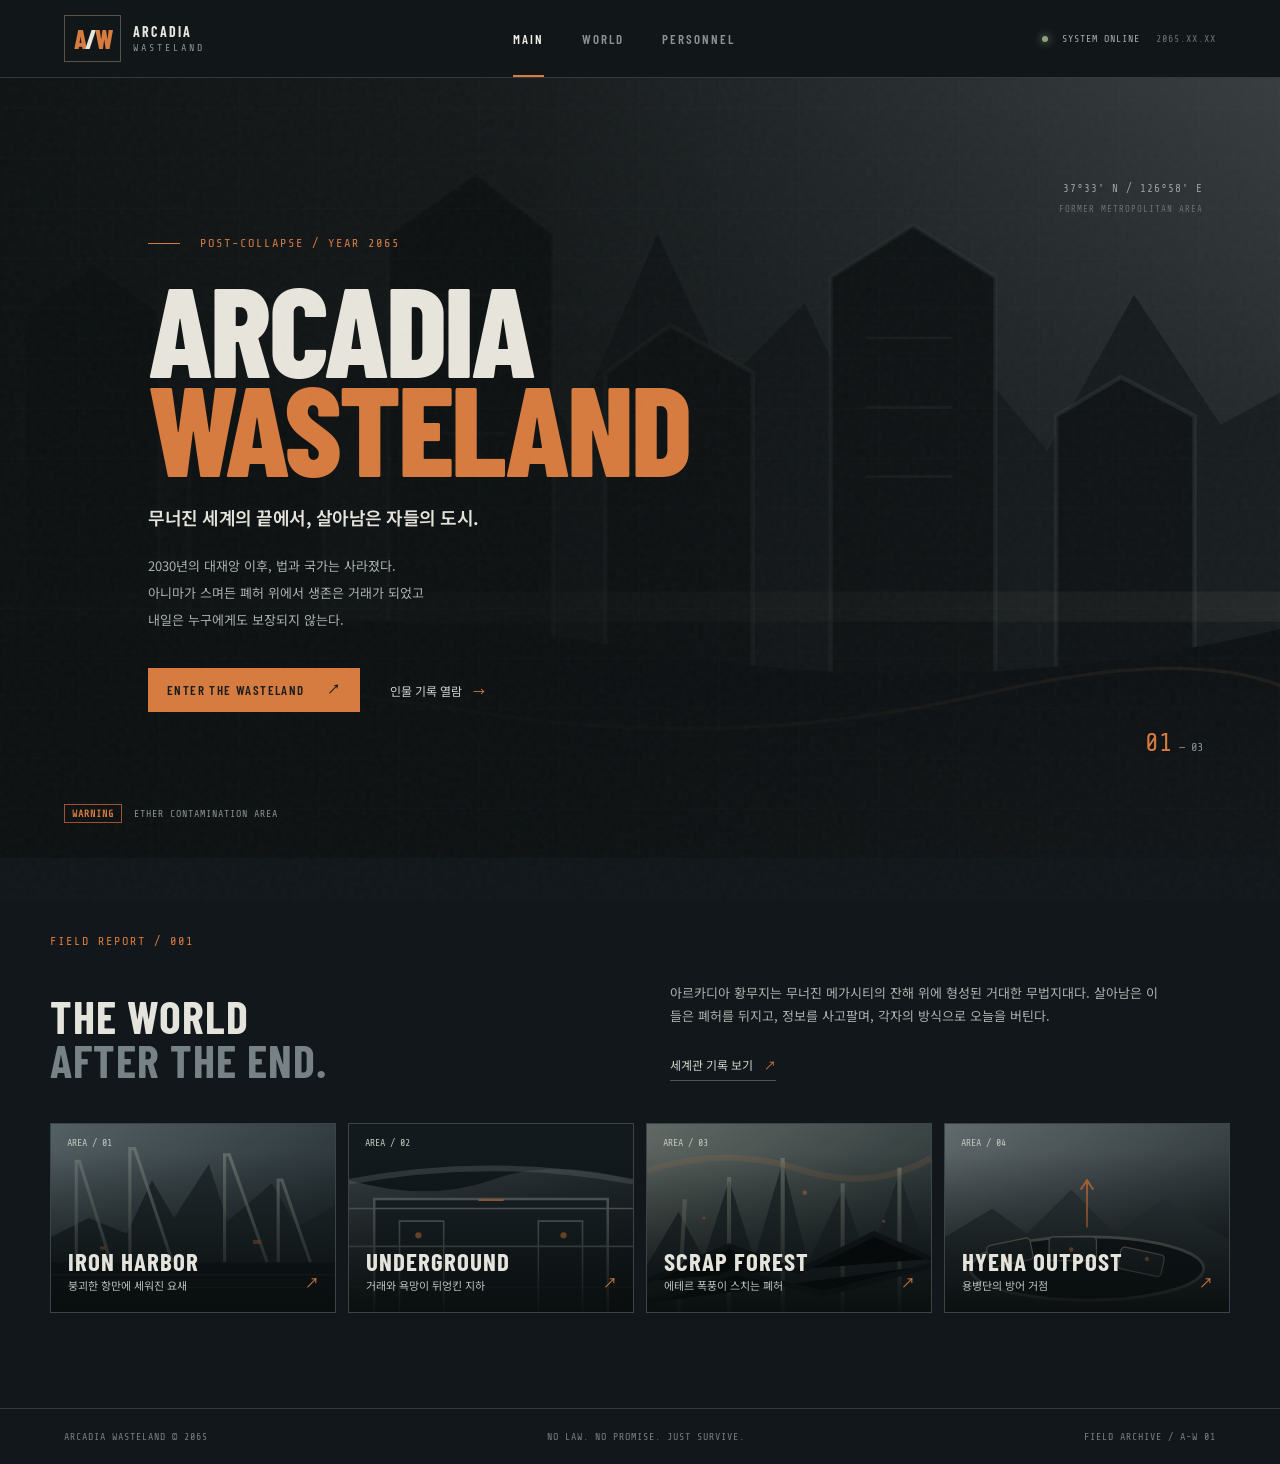
<file: index.html>
<!doctype html>
<html lang="ko">
<head>
  <meta charset="utf-8">
  <meta name="viewport" content="width=device-width, initial-scale=1">
  <meta name="theme-color" content="#11171a">
  <meta name="description" content="ARCADIA WASTELAND — 2065년, 붕괴한 거대 도시의 무법지대.">
  <title>ARCADIA WASTELAND | 아르카디아 황무지</title>
  <link rel="preconnect" href="https://fonts.googleapis.com">
  <link rel="preconnect" href="https://fonts.gstatic.com" crossorigin>
  <link href="https://fonts.googleapis.com/css2?family=Barlow+Condensed:wght@500;600;700;800&family=Noto+Sans+KR:wght@400;500;600;700&display=swap" rel="stylesheet">
  <link rel="stylesheet" href="assets/css/style.css">
</head>
<body class="home-page">
  <div class="noise"></div>
  <header class="site-header">
    <a class="brand" href="index.html"><span class="brand-mark">A<span>/</span>W</span><span>ARCADIA<br><small>WASTELAND</small></span></a>
    <nav class="main-nav" aria-label="주 메뉴">
      <a class="active" href="index.html">MAIN</a>
      <a href="world.html">WORLD</a>
      <a href="characters.html">PERSONNEL</a>
    </nav>
    <div class="header-status"><i></i> SYSTEM ONLINE <span>2065.XX.XX</span></div>
  </header>

  <main>
    <section class="hero">
      <div class="hero-backdrop"></div>
      <div class="hero-content">
        <p class="eyebrow"><span class="line"></span> POST-COLLAPSE / YEAR 2065</p>
        <h1>ARCADIA<br><em>WASTELAND</em></h1>
        <p class="hero-ko">무너진 세계의 끝에서, 살아남은 자들의 도시.</p>
        <p class="hero-desc">2030년의 대재앙 이후, 법과 국가는 사라졌다.<br>아니마가 스며든 폐허 위에서 생존은 거래가 되었고<br>내일은 누구에게도 보장되지 않는다.</p>
        <div class="hero-actions">
          <a class="button button-primary" href="world.html">ENTER THE WASTELAND <span>↗</span></a>
          <a class="text-link" href="characters.html">인물 기록 열람 <span>→</span></a>
        </div>
      </div>
      <div class="hero-coordinate">37°33' N / 126°58' E<br><span>FORMER METROPOLITAN AREA</span></div>
      <div class="hero-index"><span>01</span> — 03</div>
      <div class="hero-warning"><b>WARNING</b><span>ETHER CONTAMINATION AREA</span></div>
    </section>

    <section class="home-lower page-wrap">
      <div class="section-kicker">FIELD REPORT / 001</div>
      <div class="home-intro">
        <div><h2>THE WORLD<br><span>AFTER THE END.</span></h2></div>
        <div class="intro-copy"><p>아르카디아 황무지는 무너진 메가시티의 잔해 위에 형성된 거대한 무법지대다. 살아남은 이들은 폐허를 뒤지고, 정보를 사고팔며, 각자의 방식으로 오늘을 버틴다.</p><a class="arrow-link" href="world.html">세계관 기록 보기 <span>↗</span></a></div>
      </div>
      <div class="feature-grid">
        <a class="feature-card feature-iron" href="world.html#iron"><span class="feature-no">AREA / 01</span><strong>IRON HARBOR</strong><small>붕괴한 항만에 세워진 요새</small><span class="feature-arrow">↗</span></a>
        <a class="feature-card feature-under" href="world.html#underground"><span class="feature-no">AREA / 02</span><strong>UNDERGROUND</strong><small>거래와 욕망이 뒤엉킨 지하</small><span class="feature-arrow">↗</span></a>
        <a class="feature-card feature-scrap" href="world.html#scrap"><span class="feature-no">AREA / 03</span><strong>SCRAP FOREST</strong><small>에테르 폭풍이 스치는 폐허</small><span class="feature-arrow">↗</span></a>
        <a class="feature-card feature-hyena" href="world.html#hyena"><span class="feature-no">AREA / 04</span><strong>HYENA OUTPOST</strong><small>용병단의 방어 거점</small><span class="feature-arrow">↗</span></a>
      </div>
    </section>
  </main>

  <footer class="site-footer"><span>ARCADIA WASTELAND © 2065</span><span>NO LAW. NO PROMISE. JUST SURVIVE.</span><span>FIELD ARCHIVE / A-W 01</span></footer>
</body>
</html>
</file>
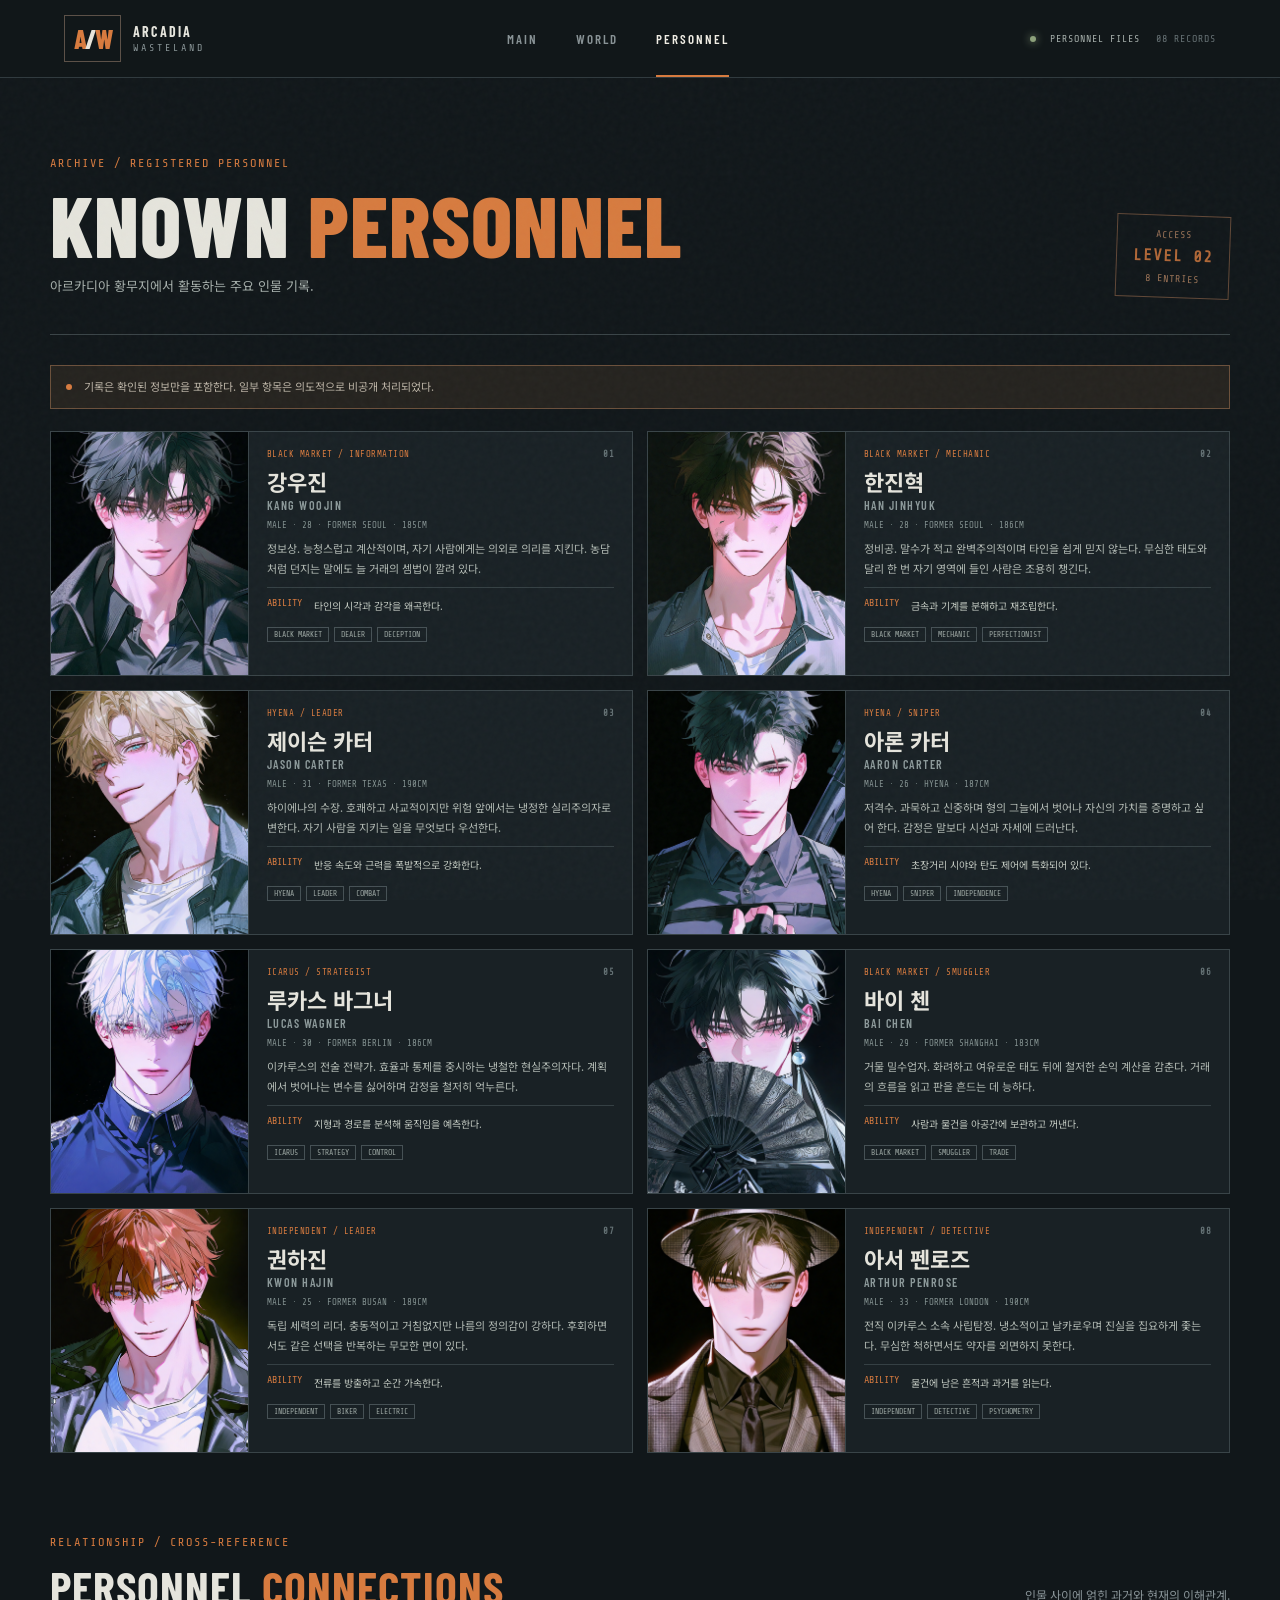
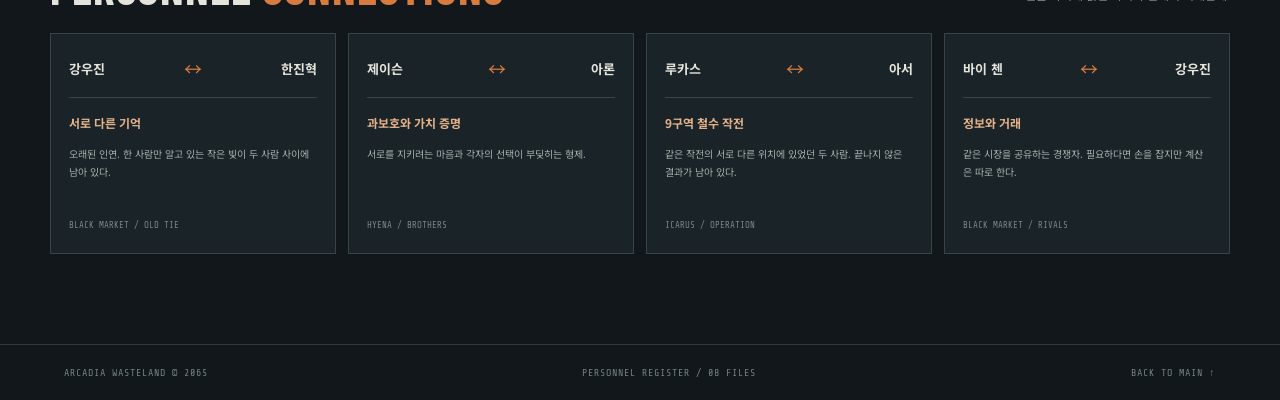
<file: characters.html>
<!doctype html>
<html lang="ko">
<head>
  <meta charset="utf-8"><meta name="viewport" content="width=device-width, initial-scale=1">
  <meta name="theme-color" content="#11171a"><title>PERSONNEL | ARCADIA WASTELAND</title>
  <link rel="preconnect" href="https://fonts.googleapis.com"><link rel="preconnect" href="https://fonts.gstatic.com" crossorigin>
  <link href="https://fonts.googleapis.com/css2?family=Barlow+Condensed:wght@500;600;700;800&family=Noto+Sans+KR:wght@400;500;600;700&display=swap" rel="stylesheet">
  <link rel="stylesheet" href="assets/css/style.css">
  <style>
    .portrait-slot.has-portrait::before,
    .portrait-slot.has-portrait::after { display: none; }
    .portrait-slot.has-portrait img {
      position: absolute;
      inset: 0;
      width: 100%;
      height: 100%;
      object-fit: cover;
      object-position: center 25%;
    }
  </style>
</head>
<body>
  <div class="noise"></div>
  <header class="site-header">
    <a class="brand" href="index.html"><span class="brand-mark">A<span>/</span>W</span><span>ARCADIA<br><small>WASTELAND</small></span></a>
    <nav class="main-nav"><a href="index.html">MAIN</a><a href="world.html">WORLD</a><a class="active" href="characters.html">PERSONNEL</a></nav>
    <div class="header-status"><i></i> PERSONNEL FILES <span>08 RECORDS</span></div>
  </header>
  <main class="page-wrap content-page">
    <div class="page-heading"><div><p class="eyebrow">ARCHIVE / REGISTERED PERSONNEL</p><h1>KNOWN <em>PERSONNEL</em></h1><p class="page-lead">아르카디아 황무지에서 활동하는 주요 인물 기록.</p></div><div class="heading-stamp">ACCESS<br><b>LEVEL 02</b><br>8 ENTRIES</div></div>
    <div class="personnel-note"><span class="warning-dot"></span> 기록은 확인된 정보만을 포함한다. 일부 항목은 의도적으로 비공개 처리되었다.</div>
    <section class="character-grid">
      <article class="character-card"><div class="portrait-slot has-portrait"><img src="assets/images/characters/kang-woojin.jpg" alt="강우진"></div><div class="character-data"><div class="character-top"><span>BLACK MARKET / INFORMATION</span><b>01</b></div><h2>강우진 <small>KANG WOOJIN</small></h2><p class="character-meta">MALE · 28 · FORMER SEOUL · 185CM</p><p class="character-summary">정보상. 능청스럽고 계산적이며, 자기 사람에게는 의외로 의리를 지킨다. 농담처럼 던지는 말에도 늘 거래의 셈법이 깔려 있다.</p><div class="ability"><b>ABILITY</b><span>타인의 시각과 감각을 왜곡한다.</span></div><div class="character-tags"><i>BLACK MARKET</i><i>DEALER</i><i>DECEPTION</i></div></div></article>
      <article class="character-card"><div class="portrait-slot has-portrait"><img src="assets/images/characters/han-jinhyuk.jpg" alt="한진혁"></div><div class="character-data"><div class="character-top"><span>BLACK MARKET / MECHANIC</span><b>02</b></div><h2>한진혁 <small>HAN JINHYUK</small></h2><p class="character-meta">MALE · 28 · FORMER SEOUL · 186CM</p><p class="character-summary">정비공. 말수가 적고 완벽주의적이며 타인을 쉽게 믿지 않는다. 무심한 태도와 달리 한 번 자기 영역에 들인 사람은 조용히 챙긴다.</p><div class="ability"><b>ABILITY</b><span>금속과 기계를 분해하고 재조립한다.</span></div><div class="character-tags"><i>BLACK MARKET</i><i>MECHANIC</i><i>PERFECTIONIST</i></div></div></article>
      <article class="character-card"><div class="portrait-slot has-portrait"><img src="assets/images/characters/jason-carter.jpg" alt="제이슨 카터"></div><div class="character-data"><div class="character-top"><span>HYENA / LEADER</span><b>03</b></div><h2>제이슨 카터 <small>JASON CARTER</small></h2><p class="character-meta">MALE · 31 · FORMER TEXAS · 190CM</p><p class="character-summary">하이에나의 수장. 호쾌하고 사교적이지만 위험 앞에서는 냉정한 실리주의자로 변한다. 자기 사람을 지키는 일을 무엇보다 우선한다.</p><div class="ability"><b>ABILITY</b><span>반응 속도와 근력을 폭발적으로 강화한다.</span></div><div class="character-tags"><i>HYENA</i><i>LEADER</i><i>COMBAT</i></div></div></article>
      <article class="character-card"><div class="portrait-slot has-portrait"><img src="assets/images/characters/aaron-carter.jpg" alt="아론 카터"></div><div class="character-data"><div class="character-top"><span>HYENA / SNIPER</span><b>04</b></div><h2>아론 카터 <small>AARON CARTER</small></h2><p class="character-meta">MALE · 26 · HYENA · 187CM</p><p class="character-summary">저격수. 과묵하고 신중하며 형의 그늘에서 벗어나 자신의 가치를 증명하고 싶어 한다. 감정은 말보다 시선과 자세에 드러난다.</p><div class="ability"><b>ABILITY</b><span>초장거리 시야와 탄도 제어에 특화되어 있다.</span></div><div class="character-tags"><i>HYENA</i><i>SNIPER</i><i>INDEPENDENCE</i></div></div></article>
      <article class="character-card"><div class="portrait-slot has-portrait"><img src="assets/images/characters/lucas-wagner.jpg" alt="루카스 바그너"></div><div class="character-data"><div class="character-top"><span>ICARUS / STRATEGIST</span><b>05</b></div><h2>루카스 바그너 <small>LUCAS WAGNER</small></h2><p class="character-meta">MALE · 30 · FORMER BERLIN · 186CM</p><p class="character-summary">이카루스의 전술 전략가. 효율과 통제를 중시하는 냉철한 현실주의자다. 계획에서 벗어나는 변수를 싫어하며 감정을 철저히 억누른다.</p><div class="ability"><b>ABILITY</b><span>지형과 경로를 분석해 움직임을 예측한다.</span></div><div class="character-tags"><i>ICARUS</i><i>STRATEGY</i><i>CONTROL</i></div></div></article>
      <article class="character-card"><div class="portrait-slot has-portrait"><img src="assets/images/characters/bai-chen.jpg" alt="바이 첸"></div><div class="character-data"><div class="character-top"><span>BLACK MARKET / SMUGGLER</span><b>06</b></div><h2>바이 첸 <small>BAI CHEN</small></h2><p class="character-meta">MALE · 29 · FORMER SHANGHAI · 183CM</p><p class="character-summary">거물 밀수업자. 화려하고 여유로운 태도 뒤에 철저한 손익 계산을 감춘다. 거래의 흐름을 읽고 판을 흔드는 데 능하다.</p><div class="ability"><b>ABILITY</b><span>사람과 물건을 아공간에 보관하고 꺼낸다.</span></div><div class="character-tags"><i>BLACK MARKET</i><i>SMUGGLER</i><i>TRADE</i></div></div></article>
      <article class="character-card"><div class="portrait-slot has-portrait"><img src="assets/images/characters/kwon-hajin.jpg" alt="권하진"></div><div class="character-data"><div class="character-top"><span>INDEPENDENT / LEADER</span><b>07</b></div><h2>권하진 <small>KWON HAJIN</small></h2><p class="character-meta">MALE · 25 · FORMER BUSAN · 189CM</p><p class="character-summary">독립 세력의 리더. 충동적이고 거침없지만 나름의 정의감이 강하다. 후회하면서도 같은 선택을 반복하는 무모한 면이 있다.</p><div class="ability"><b>ABILITY</b><span>전류를 방출하고 순간 가속한다.</span></div><div class="character-tags"><i>INDEPENDENT</i><i>BIKER</i><i>ELECTRIC</i></div></div></article>
      <article class="character-card"><div class="portrait-slot has-portrait"><img src="assets/images/characters/arthur-penrose.jpg" alt="아서 펜로즈"></div><div class="character-data"><div class="character-top"><span>INDEPENDENT / DETECTIVE</span><b>08</b></div><h2>아서 펜로즈 <small>ARTHUR PENROSE</small></h2><p class="character-meta">MALE · 33 · FORMER LONDON · 190CM</p><p class="character-summary">전직 이카루스 소속 사립탐정. 냉소적이고 날카로우며 진실을 집요하게 좇는다. 무심한 척하면서도 약자를 외면하지 못한다.</p><div class="ability"><b>ABILITY</b><span>물건에 남은 흔적과 과거를 읽는다.</span></div><div class="character-tags"><i>INDEPENDENT</i><i>DETECTIVE</i><i>PSYCHOMETRY</i></div></div></article>
    </section>

    <section class="relations-section">
      <div class="section-title"><div><span class="section-kicker">RELATIONSHIP / CROSS-REFERENCE</span><h2>PERSONNEL <em>CONNECTIONS</em></h2></div><p>인물 사이에 얽힌 과거와 현재의 이해관계.</p></div>
      <div class="relation-grid">
        <div class="relation-card"><div class="relation-names"><b>강우진</b><span>↔</span><b>한진혁</b></div><strong>서로 다른 기억</strong><p>오래된 인연. 한 사람만 알고 있는 작은 빚이 두 사람 사이에 남아 있다.</p><small>BLACK MARKET / OLD TIE</small></div>
        <div class="relation-card"><div class="relation-names"><b>제이슨</b><span>↔</span><b>아론</b></div><strong>과보호와 가치 증명</strong><p>서로를 지키려는 마음과 각자의 선택이 부딪히는 형제.</p><small>HYENA / BROTHERS</small></div>
        <div class="relation-card"><div class="relation-names"><b>루카스</b><span>↔</span><b>아서</b></div><strong>9구역 철수 작전</strong><p>같은 작전의 서로 다른 위치에 있었던 두 사람. 끝나지 않은 결과가 남아 있다.</p><small>ICARUS / OPERATION</small></div>
        <div class="relation-card"><div class="relation-names"><b>바이 첸</b><span>↔</span><b>강우진</b></div><strong>정보와 거래</strong><p>같은 시장을 공유하는 경쟁자. 필요하다면 손을 잡지만 계산은 따로 한다.</p><small>BLACK MARKET / RIVALS</small></div>
      </div>
    </section>
  </main>
  <footer class="site-footer"><span>ARCADIA WASTELAND © 2065</span><span>PERSONNEL REGISTER / 08 FILES</span><a href="index.html">BACK TO MAIN ↑</a></footer>
</body>
</html>
</file>
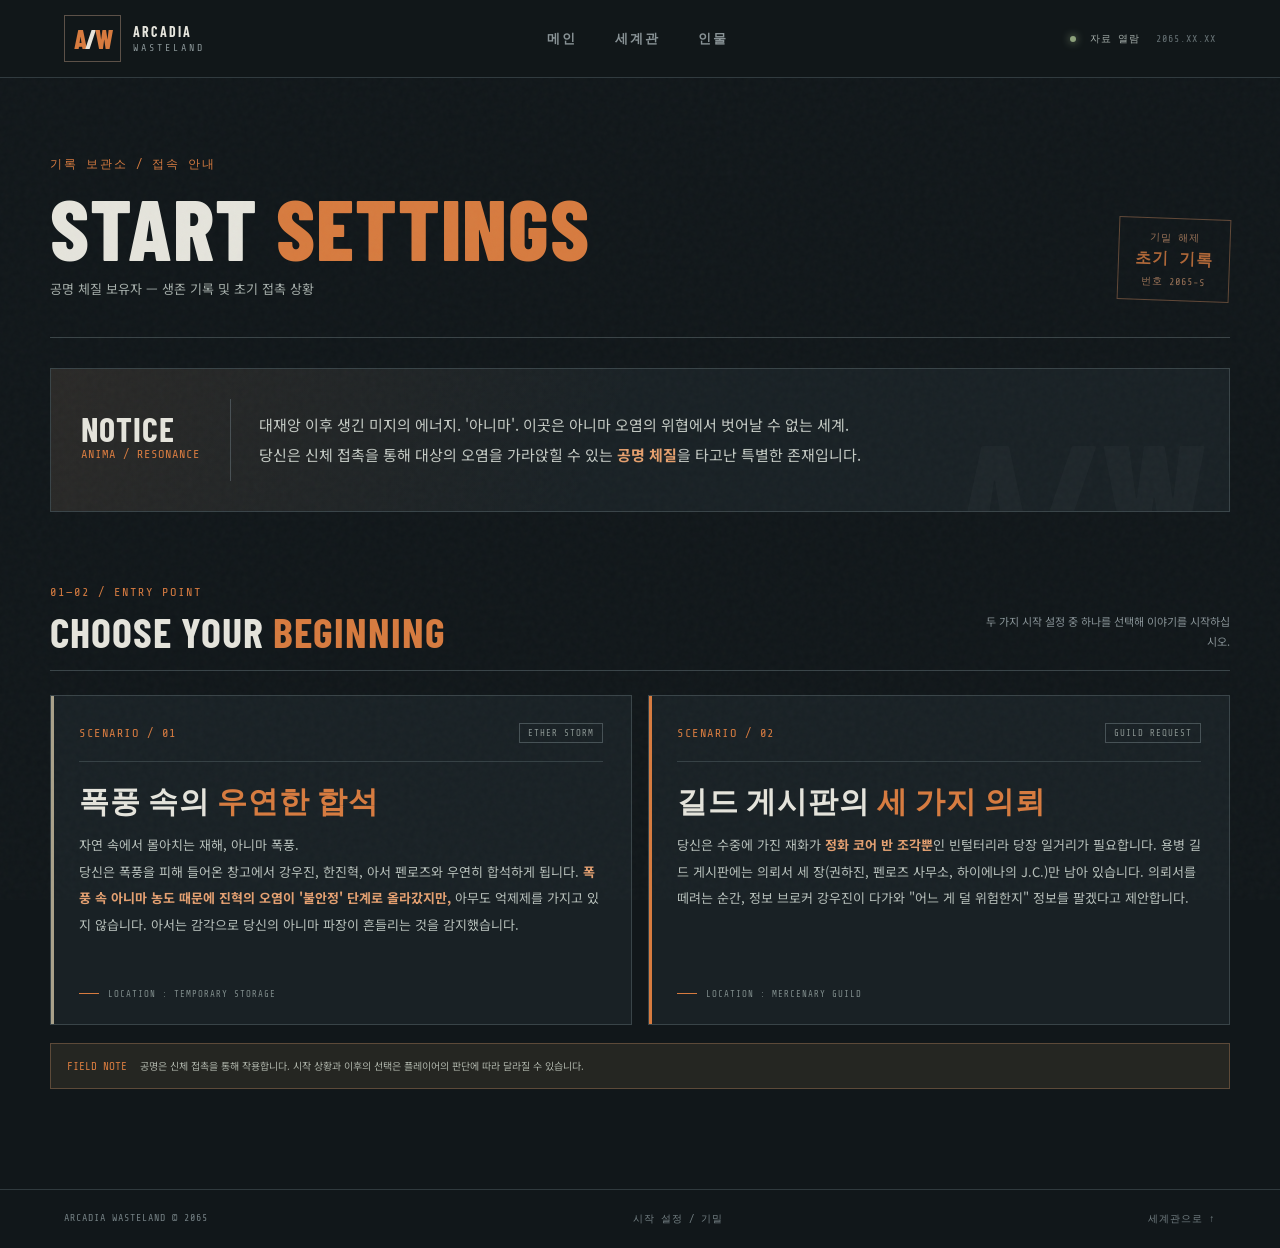
<file: start-settings.html>
<!doctype html>
<html lang="ko">
<head>
<meta charset="utf-8">
<meta name="viewport" content="width=device-width,initial-scale=1">
<meta name="theme-color" content="#11171a">
<title>START SETTINGS | ARCADIA WASTELAND</title>
<link rel="preconnect" href="https://fonts.googleapis.com">
<link rel="preconnect" href="https://fonts.gstatic.com" crossorigin>
<link href="https://fonts.googleapis.com/css2?family=Barlow+Condensed:wght@500;600;700;800&family=Noto+Sans+KR:wght@400;500;600;700&family=Share+Tech+Mono&display=swap" rel="stylesheet">
<link rel="stylesheet" href="assets/css/style.css">
<style>
.start-page{padding-top:66px;padding-bottom:100px}
.start-intro{position:relative;display:grid;grid-template-columns:150px 1fr;gap:28px;align-items:center;padding:30px;background:linear-gradient(115deg,rgba(215,123,63,.09),transparent 48%),#192125;border:1px solid #394448;overflow:hidden}
.start-intro:after{content:"A/W";position:absolute;right:22px;bottom:-40px;font:800 150px/.8 'Barlow Condensed',sans-serif;color:rgba(255,255,255,.025);pointer-events:none}
.intro-index{font:12px/1.8 'Share Tech Mono',monospace;color:#d77b3f;letter-spacing:1px;border-right:1px solid #485054;min-height:82px;display:flex;flex-direction:column;justify-content:center}
.intro-index strong{font:700 34px/.9 'Barlow Condensed',sans-serif;color:#e5e4dc}
.intro-copy{position:relative;z-index:1;max-width:800px}
.intro-copy p{font-size:15px;line-height:2;color:#c3c9c3;margin:0}
.intro-copy strong{color:#e6a06e;font-weight:700}
.start-section{padding-top:66px}
.start-heading{display:flex;justify-content:space-between;align-items:end;margin-bottom:24px;padding-bottom:18px;border-bottom:1px solid #394448}
.start-heading h2{font:700 42px/.95 'Barlow Condensed',sans-serif;letter-spacing:1px;margin:9px 0 0}
.start-heading h2 em{font-style:normal;color:#d77b3f}
.start-heading p{font-size:11px;color:#879296;margin:0;max-width:250px;text-align:right}
.scenario-grid{display:grid;grid-template-columns:1fr 1fr;gap:16px}
.scenario-card{position:relative;background:#192125;border:1px solid #394448;min-height:330px;padding:27px 28px 25px;display:flex;flex-direction:column;overflow:hidden}
.scenario-card:before{content:"";position:absolute;left:0;top:0;width:3px;height:100%;background:#a9a18a}
.scenario-card:nth-child(2):before{background:#d77b3f}
.scenario-top{display:flex;justify-content:space-between;align-items:center;padding-bottom:18px;border-bottom:1px solid #354044}
.scenario-no{font:12px 'Share Tech Mono',monospace;letter-spacing:1.5px;color:#d77b3f}
.scenario-tag{font:9px 'Share Tech Mono',monospace;letter-spacing:1px;color:#899491;border:1px solid #465155;padding:4px 8px}
.scenario-card h3{font:700 30px/1 'Barlow Condensed',sans-serif;letter-spacing:1px;margin:23px 0 17px;color:#e5e4dc}
.scenario-card h3 em{font-style:normal;color:#d77b3f}
.scenario-card blockquote{margin:0;padding:0;color:#b6bfba;font-size:13px;line-height:2.05;white-space:normal}
.scenario-card strong{color:#e4a071;font-weight:700}
.scenario-foot{margin-top:auto;padding-top:22px;display:flex;align-items:center;gap:9px;color:#7f8c8b;font:9px 'Share Tech Mono',monospace;letter-spacing:1px}
.scenario-foot:before{content:"";width:20px;height:1px;background:#d77b3f}
.start-warning{margin-top:18px;padding:13px 16px;background:#252622;border:1px solid #5d4a39;color:#aeb4aa;font-size:10px;line-height:1.8}
.start-warning b{font:11px 'Share Tech Mono',monospace;color:#d77b3f;margin-right:10px}
@media(max-width:720px){.start-intro{grid-template-columns:1fr;gap:14px;padding:22px}.intro-index{border-right:0;border-bottom:1px solid #485054;padding-bottom:12px;min-height:0}.intro-index strong{font-size:28px}.intro-copy p{font-size:12px}.scenario-grid{grid-template-columns:1fr}.scenario-card{min-height:0;padding:22px}.scenario-card h3{font-size:27px}.scenario-card blockquote{font-size:11px}.start-heading{display:block}.start-heading h2{font-size:36px}.start-heading p{text-align:left;margin-top:10px}.start-page{padding-top:42px}}
</style>
</head>
<body>
<div class="noise"></div>
<header class="site-header">
  <a class="brand" href="index.html"><span class="brand-mark">A<span>/</span>W</span><span>ARCADIA<br><small>WASTELAND</small></span></a>
  <nav class="main-nav"><a href="index.html">메인</a><a href="world.html">세계관</a><a href="characters.html">인물</a></nav>
  <div class="header-status"><i></i> 자료 열람 <span>2065.XX.XX</span></div>
</header>
<main class="page-wrap start-page">
  <div class="page-heading">
    <div>
      <p class="eyebrow">기록 보관소 / 접속 안내</p>
      <h1>START <em>SETTINGS</em></h1>
      <p class="page-lead">공명 체질 보유자 — 생존 기록 및 초기 접촉 상황</p>
    </div>
    <div class="heading-stamp">기밀 해제<br><b>초기 기록</b><br>번호 2065-S</div>
  </div>

  <section class="start-intro">
    <div class="intro-index"><strong>NOTICE</strong>ANIMA / RESONANCE</div>
    <div class="intro-copy">
      <p>대재앙 이후 생긴 미지의 에너지. '아니마'. 이곳은 아니마 오염의 위협에서 벗어날 수 없는 세계.<br>당신은 신체 접촉을 통해 대상의 오염을 가라앉힐 수 있는 <strong>공명 체질</strong>을 타고난 특별한 존재입니다.</p>
    </div>
  </section>

  <section class="start-section">
    <div class="start-heading">
      <div><span class="section-kicker">01—02 / ENTRY POINT</span><h2>CHOOSE YOUR <em>BEGINNING</em></h2></div>
      <p>두 가지 시작 설정 중 하나를 선택해 이야기를 시작하십시오.</p>
    </div>
    <div class="scenario-grid">
      <article class="scenario-card">
        <div class="scenario-top"><span class="scenario-no">SCENARIO / 01</span><span class="scenario-tag">ETHER STORM</span></div>
        <h3>폭풍 속의 <em>우연한 합석</em></h3>
        <blockquote>
          자연 속에서 몰아치는 재해, 아니마 폭풍.<br>
          당신은 폭풍을 피해 들어온 창고에서 강우진, 한진혁, 아서 펜로즈와 우연히 합석하게 됩니다. <strong>폭풍 속 아니마 농도 때문에 진혁의 오염이 '불안정' 단계로 올라갔지만,</strong> 아무도 억제제를 가지고 있지 않습니다. 아서는 감각으로 당신의 아니마 파장이 흔들리는 것을 감지했습니다.
        </blockquote>
        <div class="scenario-foot">LOCATION : TEMPORARY STORAGE</div>
      </article>

      <article class="scenario-card">
        <div class="scenario-top"><span class="scenario-no">SCENARIO / 02</span><span class="scenario-tag">GUILD REQUEST</span></div>
        <h3>길드 게시판의 <em>세 가지 의뢰</em></h3>
        <blockquote>
          당신은 수중에 가진 재화가 <strong>정화 코어 반 조각뿐</strong>인 빈털터리라 당장 일거리가 필요합니다. 용병 길드 게시판에는 의뢰서 세 장(권하진, 펜로즈 사무소, 하이에나의 J.C.)만 남아 있습니다. 의뢰서를 떼려는 순간, 정보 브로커 강우진이 다가와 "어느 게 덜 위험한지" 정보를 팔겠다고 제안합니다.
        </blockquote>
        <div class="scenario-foot">LOCATION : MERCENARY GUILD</div>
      </article>
    </div>
    <div class="start-warning"><b>FIELD NOTE</b> 공명은 신체 접촉을 통해 작용합니다. 시작 상황과 이후의 선택은 플레이어의 판단에 따라 달라질 수 있습니다.</div>
  </section>
</main>
<footer class="site-footer"><span>ARCADIA WASTELAND © 2065</span><span>시작 설정 / 기밀</span><a href="world.html">세계관으로 ↑</a></footer>
</body>
</html>
</file>
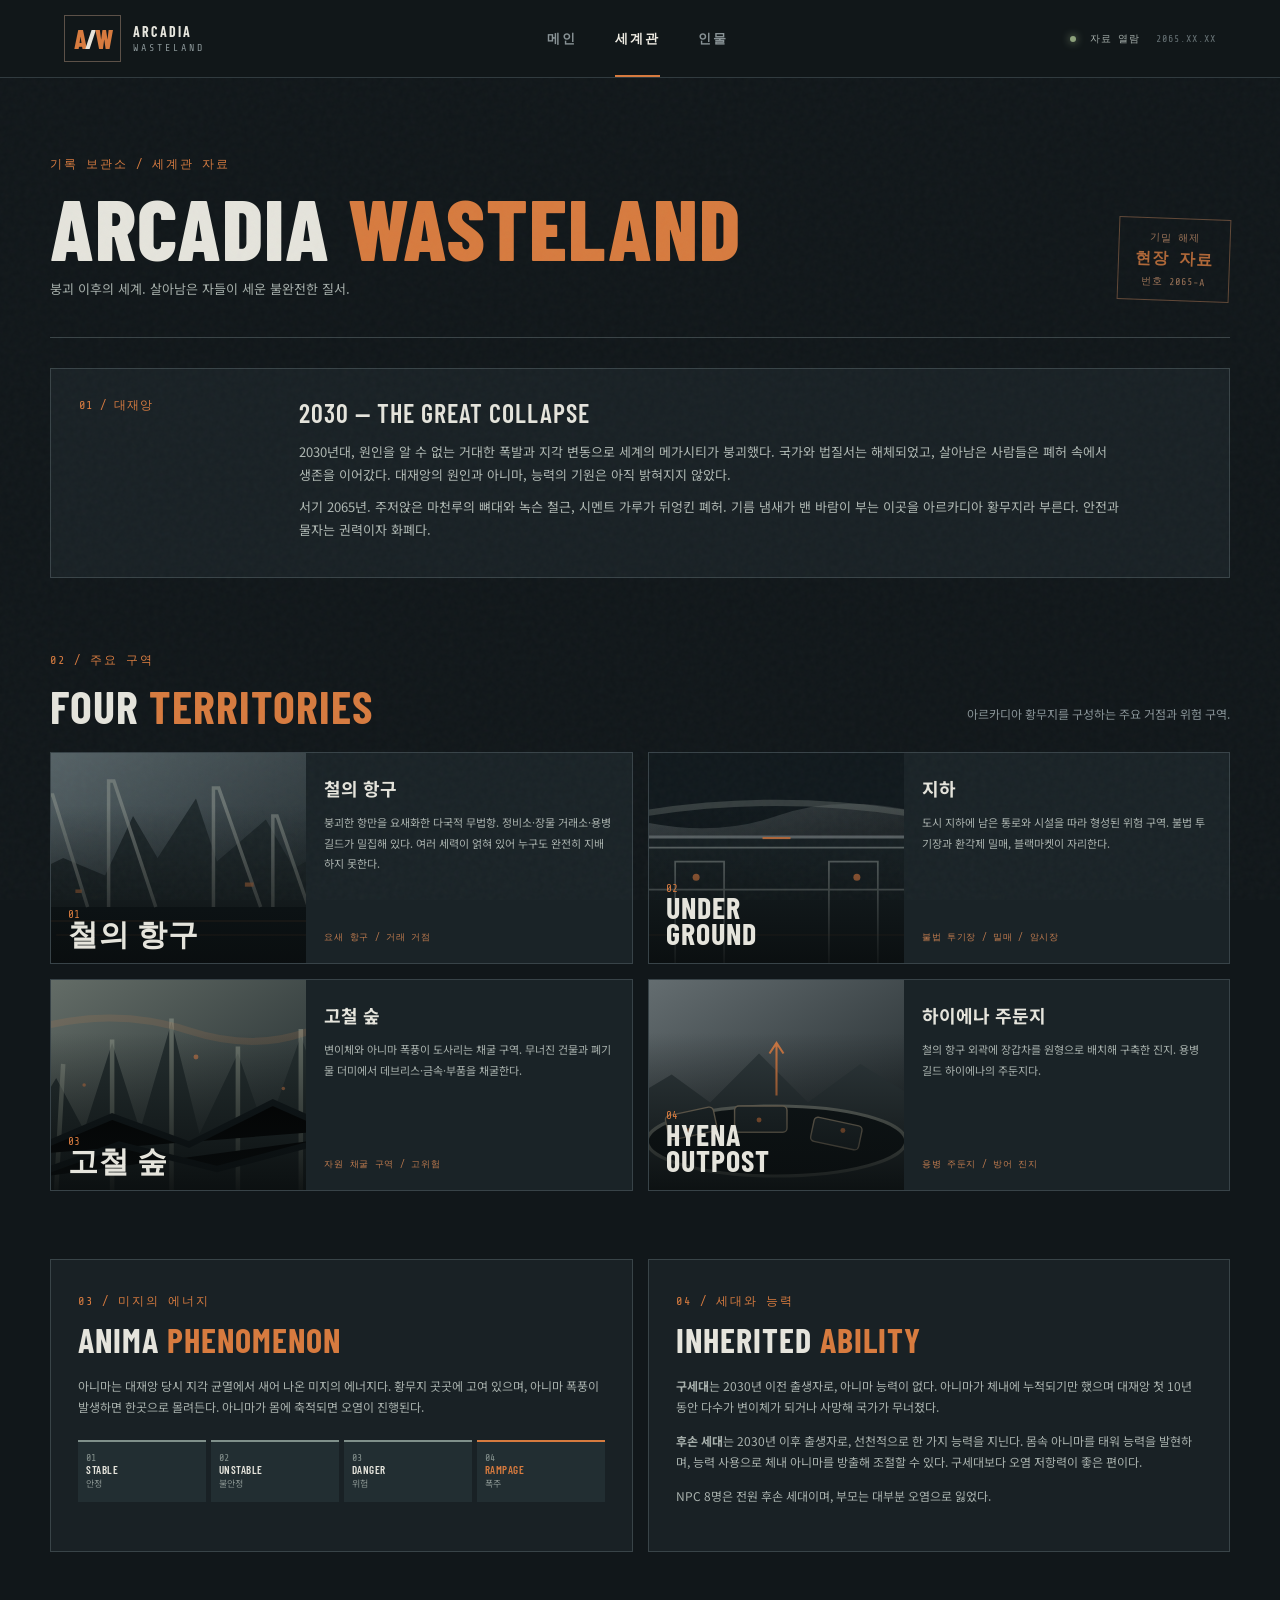
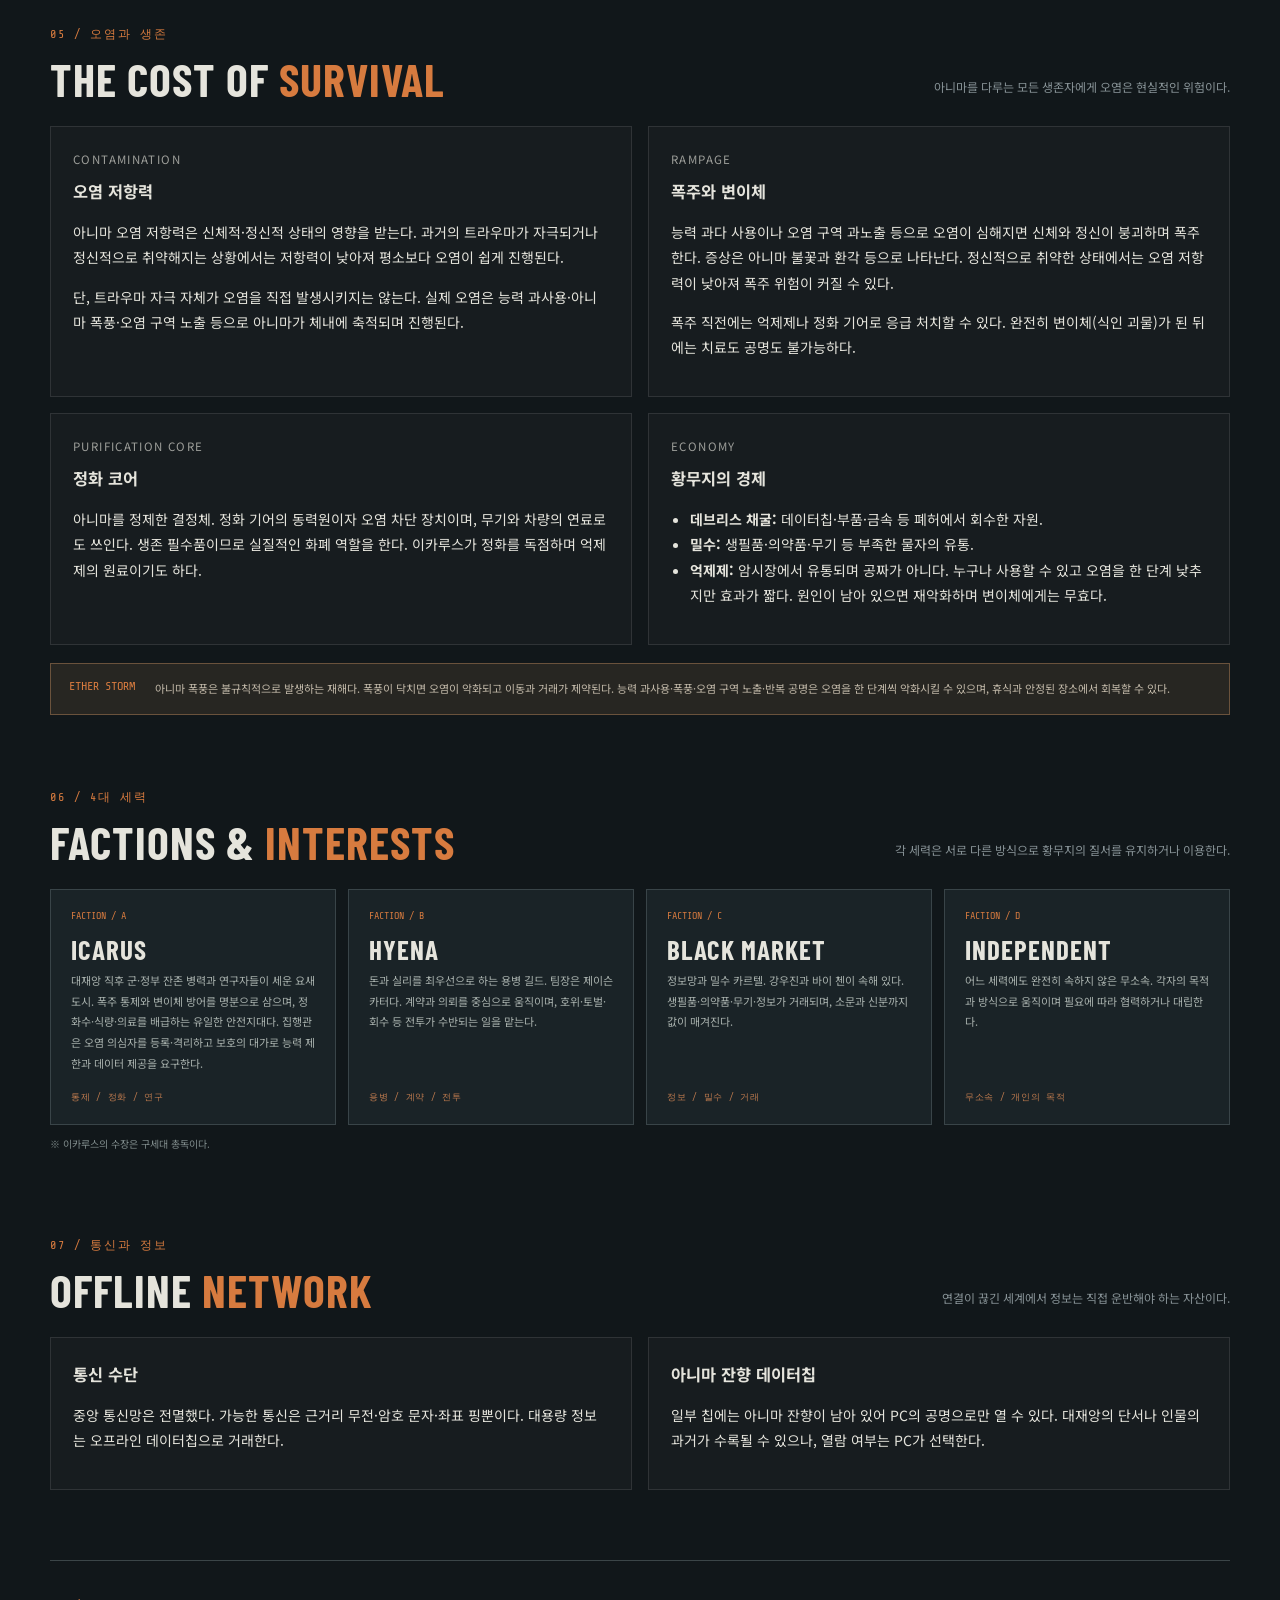
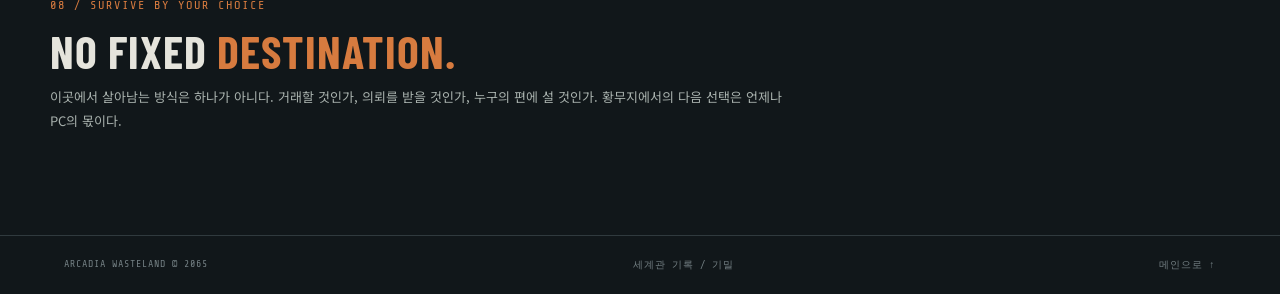
<file: world.html>
<!doctype html>
<html lang="ko"><head><meta charset="utf-8"><meta name="viewport" content="width=device-width,initial-scale=1"><meta name="theme-color" content="#11171a"><title>WORLD | ARCADIA WASTELAND</title><link rel="preconnect" href="https://fonts.googleapis.com"><link rel="preconnect" href="https://fonts.gstatic.com" crossorigin><link href="https://fonts.googleapis.com/css2?family=Barlow+Condensed:wght@500;600;700;800&family=Noto+Sans+KR:wght@400;500;600;700&display=swap" rel="stylesheet"><link rel="stylesheet" href="assets/css/style.css"><style>.detail-grid{display:grid;grid-template-columns:repeat(2,minmax(0,1fr));gap:16px}.detail-panel{padding:22px;background:rgba(255,255,255,.025);border:1px solid rgba(255,255,255,.1)}.detail-panel h3{margin:0 0 12px}.detail-panel p,.detail-panel li{line-height:1.8}.detail-panel ul{padding-left:1.2rem}.rule-list{display:grid;grid-template-columns:repeat(2,minmax(0,1fr));gap:12px;margin-top:18px}.rule-item{padding:16px;border-left:2px solid #a9a18a;background:rgba(255,255,255,.025);line-height:1.75}.rule-item b{display:block;margin-bottom:6px}.sub-kicker{display:block;font-size:.72rem;letter-spacing:.12em;opacity:.65;margin-bottom:7px}.fine-print{line-height:1.75}@media(max-width:720px){.detail-grid,.rule-list{grid-template-columns:1fr}}</style></head>
<body><div class="noise"></div><header class="site-header"><a class="brand" href="index.html"><span class="brand-mark">A<span>/</span>W</span><span>ARCADIA<br><small>WASTELAND</small></span></a><nav class="main-nav"><a href="index.html">메인</a><a class="active" href="world.html">세계관</a><a href="characters.html">인물</a></nav><div class="header-status"><i></i> 자료 열람 <span>2065.XX.XX</span></div></header>
<main class="page-wrap content-page"><div class="page-heading"><div><p class="eyebrow">기록 보관소 / 세계관 자료</p><h1>ARCADIA <em>WASTELAND</em></h1><p class="page-lead">붕괴 이후의 세계. 살아남은 자들이 세운 불완전한 질서.</p></div><div class="heading-stamp">기밀 해제<br><b>현장 자료</b><br>번호 2065-A</div></div>
<section class="world-opening panel"><div class="panel-label">01 / 대재앙</div><div><h2>2030 — THE GREAT COLLAPSE</h2><p>2030년대, 원인을 알 수 없는 거대한 폭발과 지각 변동으로 세계의 메가시티가 붕괴했다. 국가와 법질서는 해체되었고, 살아남은 사람들은 폐허 속에서 생존을 이어갔다. 대재앙의 원인과 아니마, 능력의 기원은 아직 밝혀지지 않았다.</p><p>서기 2065년. 주저앉은 마천루의 뼈대와 녹슨 철근, 시멘트 가루가 뒤엉킨 폐허. 기름 냄새가 밴 바람이 부는 이곳을 아르카디아 황무지라 부른다. 안전과 물자는 권력이자 화폐다.</p></div></section>
<section class="world-section"><div class="section-title"><div><span class="section-kicker">02 / 주요 구역</span><h2>FOUR <em>TERRITORIES</em></h2></div><p>아르카디아 황무지를 구성하는 주요 거점과 위험 구역.</p></div><div class="region-grid">
<article class="region-card" id="iron"><div class="region-art art-iron"><span>01</span><b>철의 항구</b></div><div class="region-info"><h3>철의 항구</h3><p>붕괴한 항만을 요새화한 다국적 무법항. 정비소·장물 거래소·용병 길드가 밀집해 있다. 여러 세력이 얽혀 있어 누구도 완전히 지배하지 못한다.</p><small>요새 항구 / 거래 거점</small></div></article>
<article class="region-card" id="underground"><div class="region-art art-under"><span>02</span><b>UNDER<br>GROUND</b></div><div class="region-info"><h3>지하</h3><p>도시 지하에 남은 통로와 시설을 따라 형성된 위험 구역. 불법 투기장과 환각제 밀매, 블랙마켓이 자리한다.</p><small>불법 투기장 / 밀매 / 암시장</small></div></article>
<article class="region-card" id="scrap"><div class="region-art art-scrap"><span>03</span><b>고철 숲</b></div><div class="region-info"><h3>고철 숲</h3><p>변이체와 아니마 폭풍이 도사리는 채굴 구역. 무너진 건물과 폐기물 더미에서 데브리스·금속·부품을 채굴한다.</p><small>자원 채굴 구역 / 고위험</small></div></article>
<article class="region-card" id="hyena"><div class="region-art art-hyena"><span>04</span><b>HYENA<br>OUTPOST</b></div><div class="region-info"><h3>하이에나 주둔지</h3><p>철의 항구 외곽에 장갑차를 원형으로 배치해 구축한 진지. 용병 길드 하이에나의 주둔지다.</p><small>용병 주둔지 / 방어 진지</small></div></article></div></section>
<section class="world-section two-col"><div class="data-panel"><span class="section-kicker">03 / 미지의 에너지</span><h2>ANIMA <em>PHENOMENON</em></h2><p>아니마는 대재앙 당시 지각 균열에서 새어 나온 미지의 에너지다. 황무지 곳곳에 고여 있으며, 아니마 폭풍이 발생하면 한곳으로 몰려든다. 아니마가 몸에 축적되면 오염이 진행된다.</p><div class="stage-list"><div><b>01</b><span>STABLE</span><small>안정</small></div><div><b>02</b><span>UNSTABLE</span><small>불안정</small></div><div><b>03</b><span>DANGER</span><small>위험</small></div><div class="danger"><b>04</b><span>RAMPAGE</span><small>폭주</small></div></div><p class="fine-print"></p></div>
<div class="data-panel"><span class="section-kicker">04 / 세대와 능력</span><h2>INHERITED <em>ABILITY</em></h2><p><b>구세대</b>는 2030년 이전 출생자로, 아니마 능력이 없다. 아니마가 체내에 누적되기만 했으며 대재앙 첫 10년 동안 다수가 변이체가 되거나 사망해 국가가 무너졌다.</p><p><b>후손 세대</b>는 2030년 이후 출생자로, 선천적으로 한 가지 능력을 지닌다. 몸속 아니마를 태워 능력을 발현하며, 능력 사용으로 체내 아니마를 방출해 조절할 수 있다. 구세대보다 오염 저항력이 좋은 편이다.</p><p>NPC 8명은 전원 후손 세대이며, 부모는 대부분 오염으로 잃었다.</p></div></section>
<section class="world-section"><div class="section-title"><div><span class="section-kicker">05 / 오염과 생존</span><h2>THE COST OF <em>SURVIVAL</em></h2></div><p>아니마를 다루는 모든 생존자에게 오염은 현실적인 위험이다.</p></div><div class="detail-grid">
<article class="detail-panel"><span class="sub-kicker">CONTAMINATION</span><h3>오염 저항력</h3><p>아니마 오염 저항력은 신체적·정신적 상태의 영향을 받는다. 과거의 트라우마가 자극되거나 정신적으로 취약해지는 상황에서는 저항력이 낮아져 평소보다 오염이 쉽게 진행된다.</p><p>단, 트라우마 자극 자체가 오염을 직접 발생시키지는 않는다. 실제 오염은 능력 과사용·아니마 폭풍·오염 구역 노출 등으로 아니마가 체내에 축적되며 진행된다.</p></article>
<article class="detail-panel"><span class="sub-kicker">RAMPAGE</span><h3>폭주와 변이체</h3><p>능력 과다 사용이나 오염 구역 과노출 등으로 오염이 심해지면 신체와 정신이 붕괴하며 폭주한다. 증상은 아니마 불꽃과 환각 등으로 나타난다. 정신적으로 취약한 상태에서는 오염 저항력이 낮아져 폭주 위험이 커질 수 있다.</p><p>폭주 직전에는 억제제나 정화 기어로 응급 처치할 수 있다. 완전히 변이체(식인 괴물)가 된 뒤에는 치료도 공명도 불가능하다.</p></article>
<article class="detail-panel"><span class="sub-kicker">PURIFICATION CORE</span><h3>정화 코어</h3><p>아니마를 정제한 결정체. 정화 기어의 동력원이자 오염 차단 장치이며, 무기와 차량의 연료로도 쓰인다. 생존 필수품이므로 실질적인 화폐 역할을 한다. 이카루스가 정화를 독점하며 억제제의 원료이기도 하다.</p></article>
<article class="detail-panel"><span class="sub-kicker">ECONOMY</span><h3>황무지의 경제</h3><ul><li><b>데브리스 채굴:</b> 데이터칩·부품·금속 등 폐허에서 회수한 자원.</li><li><b>밀수:</b> 생필품·의약품·무기 등 부족한 물자의 유통.</li><li><b>억제제:</b> 암시장에서 유통되며 공짜가 아니다. 누구나 사용할 수 있고 오염을 한 단계 낮추지만 효과가 짧다. 원인이 남아 있으면 재악화하며 변이체에게는 무효다.</li></ul></article></div><div class="notice-strip"><b>ETHER STORM</b><span>아니마 폭풍은 불규칙적으로 발생하는 재해다. 폭풍이 닥치면 오염이 악화되고 이동과 거래가 제약된다. 능력 과사용·폭풍·오염 구역 노출·반복 공명은 오염을 한 단계씩 악화시킬 수 있으며, 휴식과 안정된 장소에서 회복할 수 있다.</span></div></section>
<section class="world-section"><div class="section-title"><div><span class="section-kicker">06 / 4대 세력</span><h2>FACTIONS & <em>INTERESTS</em></h2></div><p>각 세력은 서로 다른 방식으로 황무지의 질서를 유지하거나 이용한다.</p></div><div class="faction-grid">
<article class="faction-card"><span class="faction-code">FACTION / A</span><h3>ICARUS</h3><p>대재앙 직후 군·정부 잔존 병력과 연구자들이 세운 요새 도시. 폭주 통제와 변이체 방어를 명분으로 삼으며, 정화수·식량·의료를 배급하는 유일한 안전지대다. 집행관은 오염 의심자를 등록·격리하고 보호의 대가로 능력 제한과 데이터 제공을 요구한다.</p><small>통제 / 정화 / 연구</small></article>
<article class="faction-card"><span class="faction-code">FACTION / B</span><h3>HYENA</h3><p>돈과 실리를 최우선으로 하는 용병 길드. 팀장은 제이슨 카터다. 계약과 의뢰를 중심으로 움직이며, 호위·토벌·회수 등 전투가 수반되는 일을 맡는다.</p><small>용병 / 계약 / 전투</small></article>
<article class="faction-card"><span class="faction-code">FACTION / C</span><h3>BLACK MARKET</h3><p>정보망과 밀수 카르텔. 강우진과 바이 첸이 속해 있다. 생필품·의약품·무기·정보가 거래되며, 소문과 신분까지 값이 매겨진다.</p><small>정보 / 밀수 / 거래</small></article>
<article class="faction-card"><span class="faction-code">FACTION / D</span><h3>INDEPENDENT</h3><p>어느 세력에도 완전히 속하지 않은 무소속. 각자의 목적과 방식으로 움직이며 필요에 따라 협력하거나 대립한다.</p><small>무소속 / 개인의 목적</small></article></div><p class="fine-print">※ 이카루스의 수장은 구세대 총독이다.</p></section>
<section class="world-section"><div class="section-title"><div><span class="section-kicker">07 / 통신과 정보</span><h2>OFFLINE <em>NETWORK</em></h2></div><p>연결이 끊긴 세계에서 정보는 직접 운반해야 하는 자산이다.</p></div><div class="detail-grid"><article class="detail-panel"><h3>통신 수단</h3><p>중앙 통신망은 전멸했다. 가능한 통신은 근거리 무전·암호 문자·좌표 핑뿐이다. 대용량 정보는 오프라인 데이터칩으로 거래한다.</p></article><article class="detail-panel"><h3>아니마 잔향 데이터칩</h3><p>일부 칩에는 아니마 잔향이 남아 있어 PC의 공명으로만 열 수 있다. 대재앙의 단서나 인물의 과거가 수록될 수 있으나, 열람 여부는 PC가 선택한다.</p></article></div></section>
<section class="world-section play-note"><span class="section-kicker">08 / SURVIVE BY YOUR CHOICE</span><h2>NO FIXED <em>DESTINATION.</em></h2><p>이곳에서 살아남는 방식은 하나가 아니다. 거래할 것인가, 의뢰를 받을 것인가, 누구의 편에 설 것인가. 황무지에서의 다음 선택은 언제나 PC의 몫이다.</p></section></main>
<footer class="site-footer"><span>ARCADIA WASTELAND © 2065</span><span>세계관 기록 / 기밀</span><a href="index.html">메인으로 ↑</a></footer></body></html>
</file>
<file: assets/css/style.css>
@import url('https://fonts.googleapis.com/css2?family=Share+Tech+Mono&display=swap');
:root{--bg:#11171a;--panel:#192125;--panel2:#202a2e;--line:#394449;--muted:#8b9698;--text:#e5e4dc;--orange:#d77b3f;--orange2:#9e512d;--mono:'Share Tech Mono',monospace;--display:'Barlow Condensed',sans-serif;--body:'Noto Sans KR',sans-serif}
*{box-sizing:border-box}html{scroll-behavior:smooth}body{margin:0;background:var(--bg);color:var(--text);font-family:var(--body);font-size:14px;line-height:1.8;overflow-x:hidden}a{color:inherit;text-decoration:none}.noise{position:fixed;inset:0;pointer-events:none;z-index:10;opacity:.12;background-image:url("data:image/svg+xml,%3Csvg viewBox='0 0 180 180' xmlns='http://www.w3.org/2000/svg'%3E%3Cfilter id='n'%3E%3CfeTurbulence type='fractalNoise' baseFrequency='.9' numOctaves='3' stitchTiles='stitch'/%3E%3C/filter%3E%3Crect width='100%25' height='100%25' filter='url(%23n)' opacity='.24'/%3E%3C/svg%3E")}
.site-header{height:78px;border-bottom:1px solid #313b3f;background:#111719;display:flex;align-items:center;justify-content:space-between;padding:0 clamp(20px,5vw,76px);position:relative;z-index:20}.brand{display:flex;align-items:center;gap:12px;font:700 14px/1 var(--display);letter-spacing:2px}.brand small{font:10px var(--mono);color:var(--muted);letter-spacing:3px}.brand-mark{font:800 26px var(--display);letter-spacing:-2px;color:var(--orange);border:1px solid #5c5148;padding:7px 9px}.brand-mark span{color:#e8e4d9}.main-nav{display:flex;gap:38px;height:100%;align-items:center}.main-nav a{font:600 13px var(--display);letter-spacing:2px;color:#899396;position:relative;height:100%;display:flex;align-items:center}.main-nav a:hover,.main-nav a.active{color:#f0ede4}.main-nav a.active:after{content:"";height:2px;background:var(--orange);position:absolute;bottom:0;left:0;right:0}.header-status{font:10px var(--mono);letter-spacing:1px;color:#a5aeaa}.header-status i{display:inline-block;width:6px;height:6px;background:#8da17b;border-radius:50%;margin-right:8px;box-shadow:0 0 8px #8da17b}.header-status span{color:#667174;margin-left:10px}
.hero{min-height:650px;height:min(780px,calc(100vh - 78px));position:relative;display:flex;align-items:center;overflow:hidden;background:#171e21}.hero-backdrop{position:absolute;inset:0;background:linear-gradient(90deg,rgba(12,17,19,.96) 0%,rgba(12,17,19,.82) 42%,rgba(12,17,19,.2) 100%),linear-gradient(0deg,#11171a 0%,transparent 32%),url('../images/regions/arcadia-skyline.svg') center/cover no-repeat;filter:saturate(.65)}.hero:after{content:"";position:absolute;inset:0;background:repeating-linear-gradient(0deg,transparent 0 49px,rgba(255,255,255,.025) 50px),repeating-linear-gradient(90deg,transparent 0 79px,rgba(255,255,255,.02) 80px);pointer-events:none}.hero-content{position:relative;z-index:2;margin-left:clamp(24px,10vw,160px);max-width:700px;padding:50px 20px}.eyebrow,.section-kicker{font:12px var(--mono);letter-spacing:2px;color:var(--orange)}.line{display:inline-block;width:32px;height:1px;background:var(--orange);vertical-align:middle;margin-right:12px}.hero h1{font:800 clamp(68px,10vw,138px)/.78 var(--display);letter-spacing:-3px;margin:28px 0 24px;color:#e8e5dc}.hero h1 em,.page-heading h1 em,.section-title h2 em,.data-panel h2 em,.play-note h2 em{font-style:normal;color:var(--orange)}.hero-ko{font-size:18px;font-weight:600;letter-spacing:-.5px;margin:0 0 18px}.hero-desc{color:#aab1ad;line-height:2.1;font-size:13px}.hero-actions{display:flex;align-items:center;gap:30px;margin-top:35px}.button{display:inline-flex;align-items:center;gap:22px;padding:13px 19px;font:600 13px var(--display);letter-spacing:1.4px}.button-primary{background:var(--orange);color:#171b1c}.button-primary:hover{background:#ed9a5e}.text-link,.arrow-link{font-size:12px;color:#d1d2ca}.text-link span,.arrow-link span{color:var(--orange);margin-left:8px}.hero-coordinate{position:absolute;right:6%;top:13%;font:11px/1.8 var(--mono);letter-spacing:1px;color:#9ba39e;text-align:right;z-index:2}.hero-coordinate span{font-size:9px;color:#667174}.hero-index{position:absolute;right:6%;bottom:13%;font:12px var(--mono);color:#87918e}.hero-index span{color:var(--orange);font-size:25px}.hero-warning{position:absolute;left:clamp(24px,5vw,76px);bottom:35px;display:flex;gap:12px;align-items:center;font:10px var(--mono);letter-spacing:1px;color:#89918d}.hero-warning b{color:var(--orange);border:1px solid var(--orange2);padding:3px 7px}
.page-wrap{width:min(1180px,calc(100% - 48px));margin:0 auto}.home-lower{padding:76px 0 95px}.home-intro{display:grid;grid-template-columns:1fr 1fr;gap:60px;align-items:end;margin:20px 0 42px}.home-intro h2,.section-title h2,.data-panel h2,.play-note h2{font:700 46px/.95 var(--display);letter-spacing:1px;margin:0}.home-intro h2 span{color:#778286}.intro-copy{max-width:490px;color:#aab1ad;font-size:13px}.arrow-link{display:inline-block;margin-top:13px;border-bottom:1px solid #4a5558;padding-bottom:5px}.feature-grid{display:grid;grid-template-columns:repeat(4,1fr);gap:12px}.feature-card{height:190px;position:relative;overflow:hidden;padding:17px;display:flex;flex-direction:column;justify-content:flex-end;border:1px solid #3b4548;background:#202a2e}.feature-card:before{content:"";position:absolute;inset:0;opacity:.9;transition:transform .4s}.feature-card:hover:before{transform:scale(1.06)}.feature-card>*{position:relative}.feature-card:after{content:"";position:absolute;inset:0;background:linear-gradient(0deg,rgba(9,13,14,.95),transparent 85%)}.feature-card>*{z-index:1}.feature-card strong{font:700 25px var(--display);letter-spacing:1px}.feature-card small{font-size:11px;color:#b7bfba}.feature-no{position:absolute;top:13px;left:16px;font:10px var(--mono);color:#c1c6bd}.feature-arrow{position:absolute;right:16px;bottom:17px;color:var(--orange)}.feature-iron:before{background:url('../images/regions/iron-harbor.svg') center/cover}.feature-under:before{background:url('../images/regions/underground.svg') center/cover}.feature-scrap:before{background:url('../images/regions/scrap-forest.svg') center/cover}.feature-hyena:before{background:url('../images/regions/hyena-outpost.svg') center/cover}
.site-footer{border-top:1px solid #303a3e;padding:22px clamp(20px,5vw,76px);display:flex;justify-content:space-between;gap:15px;color:#748084;font:10px var(--mono);letter-spacing:1px}
.content-page{padding-top:66px;padding-bottom:90px}.page-heading{display:flex;justify-content:space-between;align-items:flex-end;padding-bottom:36px;border-bottom:1px solid #3a4447;margin-bottom:30px}.page-heading h1{font:800 clamp(48px,8vw,86px)/.9 var(--display);margin:15px 0 12px;letter-spacing:1px}.page-lead{color:#a5aeaa;margin:0;font-size:13px}.heading-stamp{border:1px solid #76553f;color:#bd8a66;padding:10px 16px;text-align:center;font:10px/1.7 var(--mono);letter-spacing:1px;transform:rotate(2deg);opacity:.8}.heading-stamp b{font-size:16px;color:var(--orange)}
.panel{background:#192125;border:1px solid #394448;padding:28px;display:grid;grid-template-columns:190px 1fr;gap:30px}.panel-label{font:12px var(--mono);color:var(--orange);letter-spacing:1px}.world-opening h2{font:600 26px var(--display);margin:0 0 12px;letter-spacing:1px}.world-opening p{color:#aeb7b2;font-size:13px;margin:8px 0;max-width:820px}.world-section{padding-top:68px}.section-title{display:flex;justify-content:space-between;align-items:end;margin-bottom:25px}.section-title h2{margin-top:12px}.section-title>p{max-width:370px;color:#879296;font-size:12px;margin:0 0 3px}.region-grid{display:grid;grid-template-columns:repeat(2,1fr);gap:15px}.region-card{background:#1a2327;border:1px solid #384348;display:grid;grid-template-columns:44% 1fr;min-height:210px}.region-art{position:relative;min-height:210px;background-size:cover;background-position:center;display:flex;flex-direction:column;justify-content:flex-end;padding:17px;overflow:hidden}.region-art:after{content:"";position:absolute;inset:0;background:linear-gradient(0deg,rgba(9,13,14,.9),transparent 75%)}.region-art span,.region-art b{position:relative;z-index:1}.region-art span{font:11px var(--mono);color:var(--orange)}.region-art b{font:700 30px/.85 var(--display);letter-spacing:1px}.art-iron{background-image:url('../images/regions/iron-harbor.svg')}.art-under{background-image:url('../images/regions/underground.svg')}.art-scrap{background-image:url('../images/regions/scrap-forest.svg')}.art-hyena{background-image:url('../images/regions/hyena-outpost.svg')}.region-info{padding:19px 18px;display:flex;flex-direction:column}.region-info h3{font-size:18px;margin:0 0 7px}.region-info p{font-size:11px;line-height:1.9;color:#a8b1ad;margin:0 0 15px}.region-info small,.faction-card small{font:9px var(--mono);color:#c17c4f;letter-spacing:.7px;margin-top:auto}.two-col{display:grid;grid-template-columns:1fr 1fr;gap:15px}.data-panel{background:#192125;border:1px solid #394448;padding:27px}.data-panel h2{font-size:34px;margin:12px 0 18px}.data-panel>p{font-size:12px;color:#a8b1ad}.stage-list{display:grid;grid-template-columns:repeat(4,1fr);gap:5px;margin:22px 0}.stage-list div{background:#222e32;padding:10px 8px;border-top:2px solid #80908b}.stage-list div b,.stage-list div span,.stage-list div small{display:block}.stage-list div b{font:10px var(--mono);color:#84908d}.stage-list div span{font:600 11px var(--display);letter-spacing:.5px}.stage-list div small{font-size:9px;color:#899491}.stage-list .danger{border-color:var(--orange)}.stage-list .danger span{color:var(--orange)}.fine-print{font-size:10px!important;color:#818d8d!important}.data-list{list-style:none;padding:0;margin:20px 0 0}.data-list li{border-top:1px solid #354044;padding:12px 0;display:grid;grid-template-columns:90px 1fr;gap:10px}.data-list b{color:#d18a5d;font-size:12px}.data-list span{color:#a8b1ad;font-size:11px}.faction-grid{display:grid;grid-template-columns:repeat(4,1fr);gap:12px}.faction-card{background:#1a2327;border:1px solid #394448;padding:20px;min-height:220px;display:flex;flex-direction:column}.faction-code{font:10px var(--mono);color:var(--orange)}.faction-card h3{font:700 27px var(--display);margin:12px 0 5px;letter-spacing:1px}.faction-card p{font-size:11px;color:#a8b1ad;line-height:1.9;margin:0 0 17px}.notice-strip{display:flex;gap:20px;background:#272622;border:1px solid #6a523c;padding:15px 18px;margin-top:18px}.notice-strip b{font:12px var(--mono);color:var(--orange);white-space:nowrap}.notice-strip span{font-size:11px;color:#c2b9a9}.play-note{border-top:1px solid #3b4548;margin-top:70px;padding-top:30px}.play-note h2{margin:12px 0}.play-note p{max-width:750px;color:#a8b1ad;font-size:13px}
.personnel-note{border:1px solid #6b503b;background:#25231f;padding:11px 15px;color:#bdb5a7;font-size:11px;margin-bottom:22px}.warning-dot{display:inline-block;width:6px;height:6px;background:var(--orange);border-radius:50%;margin:0 9px 1px 0}.character-grid{display:grid;grid-template-columns:repeat(2,1fr);gap:14px}.character-card{background:#192125;border:1px solid #394448;display:grid;grid-template-columns:34% 1fr;min-height:245px}.portrait-slot{background:linear-gradient(145deg,#263237,#141b1e);border-right:1px solid #394448;display:flex;flex-direction:column;justify-content:center;align-items:center;position:relative;overflow:hidden;color:#748184}.portrait-slot:before{content:"";position:absolute;width:150px;height:150px;border:1px solid #435055;transform:rotate(45deg)}.portrait-slot:after{content:"";position:absolute;inset:12px;border:1px dashed #475357}.portrait-slot span,.portrait-slot small{z-index:1;font:10px var(--mono);letter-spacing:1px}.portrait-slot small{font-size:8px;color:#5d6b6d;margin-top:8px}.character-data{padding:17px 18px;min-width:0}.character-top{display:flex;justify-content:space-between;align-items:center;font:9px var(--mono);letter-spacing:.5px;color:var(--orange)}.character-top b{color:#647174}.character-data h2{font-size:22px;line-height:1.15;margin:10px 0 3px}.character-data h2 small{display:block;font:600 12px var(--display);letter-spacing:1.5px;color:#8c999a;margin-top:4px}.character-meta{font:9px var(--mono);color:#82908f;margin:8px 0}.character-summary{font-size:11px;line-height:1.8;color:#b1b9b3;margin:9px 0}.ability{border-top:1px solid #354044;padding-top:9px;display:flex;gap:12px;font-size:10px}.ability b{font:10px var(--mono);color:var(--orange);white-space:nowrap}.ability span{color:#c2c9c1}.character-tags{display:flex;gap:5px;flex-wrap:wrap;margin-top:12px}.character-tags i{font:8px var(--mono);font-style:normal;color:#9ba6a2;border:1px solid #465155;padding:2px 6px}.relations-section{padding-top:75px}.relation-grid{display:grid;grid-template-columns:repeat(4,1fr);gap:12px}.relation-card{background:#1a2327;border:1px solid #394448;padding:18px}.relation-names{display:flex;align-items:center;justify-content:space-between;border-bottom:1px solid #3a4447;padding-bottom:12px;margin-bottom:12px;font-size:13px}.relation-names span{color:var(--orange);font-size:18px}.relation-card strong{font-size:12px;color:#e2b18b}.relation-card p{font-size:10px;color:#a5afaa;line-height:1.8;min-height:55px}.relation-card small{font:9px var(--mono);color:#798784}
@media(max-width:900px){.header-status{display:none}.feature-grid{grid-template-columns:repeat(2,1fr)}.faction-grid,.relation-grid{grid-template-columns:repeat(2,1fr)}.character-grid{grid-template-columns:1fr}.region-grid{grid-template-columns:1fr}.home-intro{gap:25px}.hero-backdrop{background-position:60% center}}
@media(max-width:600px){.site-header{height:68px;padding:0 17px}.brand{font-size:12px;gap:8px}.brand-mark{font-size:22px;padding:6px}.main-nav{gap:15px}.main-nav a{font-size:11px;letter-spacing:1px}.hero{height:calc(100svh - 68px);min-height:590px}.hero-content{margin:0;padding:35px 24px}.hero h1{font-size:clamp(65px,18vw,100px)}.hero-ko{font-size:15px}.hero-desc{font-size:11px}.hero-coordinate{top:6%;right:6%;font-size:9px}.hero-index{bottom:12%;right:7%}.hero-warning{bottom:20px;left:22px;font-size:8px}.page-wrap{width:calc(100% - 34px)}.home-lower{padding:55px 0}.home-intro{grid-template-columns:1fr;gap:15px}.home-intro h2{font-size:39px}.feature-grid{gap:8px}.feature-card{height:155px;padding:12px}.feature-card strong{font-size:20px}.feature-card small{font-size:9px}.site-footer{flex-wrap:wrap;padding:18px;gap:8px;font-size:8px}.site-footer span:nth-child(2){display:none}.content-page{padding-top:42px}.page-heading{align-items:flex-start}.page-heading h1{font-size:52px}.heading-stamp{font-size:8px;padding:7px 9px}.page-lead{font-size:11px}.panel{grid-template-columns:1fr;gap:10px;padding:20px}.world-opening h2{font-size:22px}.world-opening p{font-size:11px}.world-section{padding-top:48px}.section-title{display:block}.section-title h2{font-size:38px}.section-title>p{margin-top:12px}.region-card{grid-template-columns:38% 1fr;min-height:190px}.region-art{min-height:190px;padding:12px}.region-art b{font-size:23px}.region-info{padding:14px 12px}.region-info h3{font-size:15px}.region-info p{font-size:10px}.region-info small{font-size:7px}.two-col{grid-template-columns:1fr}.data-panel{padding:20px}.data-panel h2{font-size:30px}.stage-list div{padding:8px 4px}.stage-list div span{font-size:9px}.stage-list div small{font-size:8px}.data-list li{grid-template-columns:75px 1fr}.faction-grid,.relation-grid{grid-template-columns:1fr 1fr;gap:8px}.faction-card{padding:14px;min-height:230px}.faction-card h3{font-size:23px}.faction-card p{font-size:10px}.faction-card small{font-size:7px}.notice-strip{gap:10px;padding:12px}.notice-strip span{font-size:10px}.character-card{grid-template-columns:31% 1fr;min-height:260px}.portrait-slot span{font-size:8px}.portrait-slot small{font-size:6px}.character-data{padding:13px 12px}.character-data h2{font-size:18px}.character-data h2 small{font-size:10px}.character-summary{font-size:10px}.character-meta{font-size:8px}.ability{gap:7px;font-size:9px}.ability b{font-size:8px}.character-tags i{font-size:7px}.relation-card{padding:13px}.relation-names{font-size:11px}.relation-card p{font-size:9px;min-height:68px}.relation-card small{font-size:7px}}
</file>
